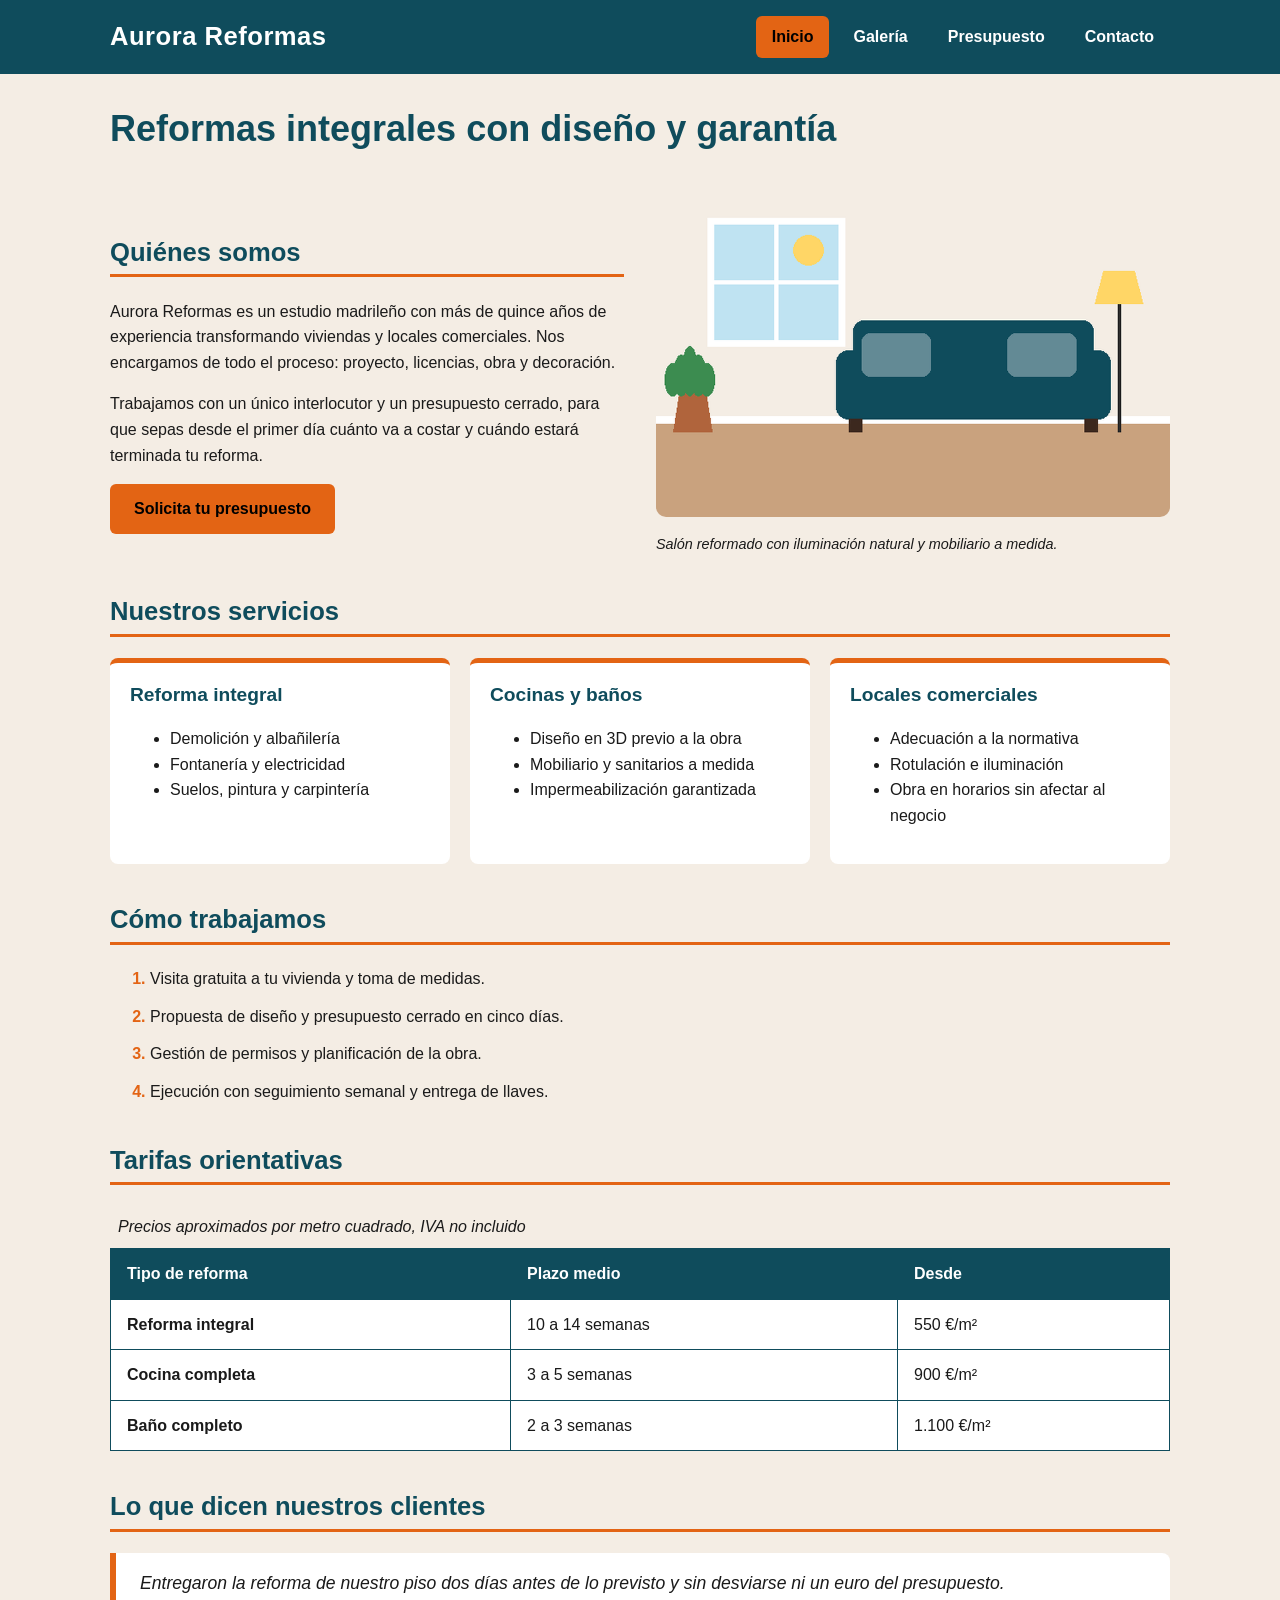
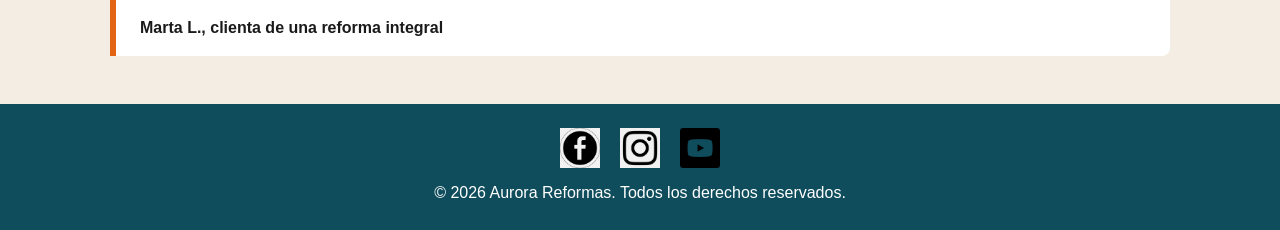
<file: index.html>
<!DOCTYPE html>
<html lang="es">
    <head>
        <meta charset="UTF-8">
        <meta name="viewport" content="width=device-width, initial-scale=1.0">
        <meta name="description" content="Aurora Reformas: reformas integrales de viviendas y locales con diseño, calidad y plazos cerrados.">
        <title>Aurora Reformas | Inicio</title>
        <!-- Icono del sitio (pestaña del navegador) -->
        <link rel="icon" href="favicon.ico" sizes="any">
        <!-- Hoja de estilos única del proyecto -->
        <link rel="stylesheet" href="css/estilos.css">
    </head>
    <body>
        <!-- Cabecera: nombre del sitio y navegación principal -->
        <header>
            <div class="cabecera">
                <a class="logo" href="index.html">Aurora Reformas</a>
                <nav aria-label="Navegación principal">
                    <ul>
                        <!-- aria-current marca la página activa y activa su estilo en el CSS -->
                        <li><a href="index.html" aria-current="page">Inicio</a></li>
                        <li><a href="views/galeria.html">Galería</a></li>
                        <li><a href="views/presupuesto.html">Presupuesto</a></li>
                        <li><a href="views/contacto.html">Contacto</a></li>
                    </ul>
                </nav>
            </div>
        </header>

        <!-- Contenido principal de la página de inicio -->
        <main>
            <h1>Reformas integrales con diseño y garantía</h1>

            <!-- Apartado 1: presentación del estudio (texto + imagen con pie) -->
            <section class="presentacion">
                <div>
                    <h2>Quiénes somos</h2>
                    <p>Aurora Reformas es un estudio madrileño con más de quince años de experiencia transformando viviendas y locales comerciales. Nos encargamos de todo el proceso: proyecto, licencias, obra y decoración.</p>
                    <p>Trabajamos con un único interlocutor y un presupuesto cerrado, para que sepas desde el primer día cuánto va a costar y cuándo estará terminada tu reforma.</p>
                    <a class="boton" href="views/presupuesto.html">Solicita tu presupuesto</a>
                </div>
                <figure>
                    <img src="assets/img/imagen1.png" alt="Ilustración de un salón de paredes crema con un sofá verde azulado junto a un ventanal" width="900" height="600">
                    <figcaption>Salón reformado con iluminación natural y mobiliario a medida.</figcaption>
                </figure>
            </section>

            <!-- Apartado 2: servicios (tarjetas con listas) -->
            <section>
                <h2>Nuestros servicios</h2>
                <div class="tarjetas">
                    <article class="tarjeta">
                        <h3>Reforma integral</h3>
                        <ul>
                            <li>Demolición y albañilería</li>
                            <li>Fontanería y electricidad</li>
                            <li>Suelos, pintura y carpintería</li>
                        </ul>
                    </article>
                    <article class="tarjeta">
                        <h3>Cocinas y baños</h3>
                        <ul>
                            <li>Diseño en 3D previo a la obra</li>
                            <li>Mobiliario y sanitarios a medida</li>
                            <li>Impermeabilización garantizada</li>
                        </ul>
                    </article>
                    <article class="tarjeta">
                        <h3>Locales comerciales</h3>
                        <ul>
                            <li>Adecuación a la normativa</li>
                            <li>Rotulación e iluminación</li>
                            <li>Obra en horarios sin afectar al negocio</li>
                        </ul>
                    </article>
                </div>
            </section>

            <!-- Apartado 3: proceso de trabajo (lista ordenada) -->
            <section>
                <h2>Cómo trabajamos</h2>
                <ol class="pasos">
                    <li>Visita gratuita a tu vivienda y toma de medidas.</li>
                    <li>Propuesta de diseño y presupuesto cerrado en cinco días.</li>
                    <li>Gestión de permisos y planificación de la obra.</li>
                    <li>Ejecución con seguimiento semanal y entrega de llaves.</li>
                </ol>
            </section>

            <!-- Apartado 4: tarifas orientativas (tabla de datos) -->
            <section>
                <h2>Tarifas orientativas</h2>
                <div class="contenedor-tabla">
                    <table>
                        <caption>Precios aproximados por metro cuadrado, IVA no incluido</caption>
                        <thead>
                            <tr>
                                <th scope="col">Tipo de reforma</th>
                                <th scope="col">Plazo medio</th>
                                <th scope="col">Desde</th>
                            </tr>
                        </thead>
                        <tbody>
                            <tr>
                                <th scope="row">Reforma integral</th>
                                <td>10 a 14 semanas</td>
                                <td>550 €/m²</td>
                            </tr>
                            <tr>
                                <th scope="row">Cocina completa</th>
                                <td>3 a 5 semanas</td>
                                <td>900 €/m²</td>
                            </tr>
                            <tr>
                                <th scope="row">Baño completo</th>
                                <td>2 a 3 semanas</td>
                                <td>1.100 €/m²</td>
                            </tr>
                        </tbody>
                    </table>
                </div>
            </section>

            <!-- Apartado 5: testimonio de cliente (cita) -->
            <section>
                <h2>Lo que dicen nuestros clientes</h2>
                <blockquote>
                    <p>Entregaron la reforma de nuestro piso dos días antes de lo previsto y sin desviarse ni un euro del presupuesto.</p>
                    <footer>Marta L., clienta de una reforma integral</footer>
                </blockquote>
            </section>
        </main>

        <!-- Pie de página: redes sociales y copyright -->
        <footer>
            <ul class="redes">
                <li>
                    <a href="https://www.facebook.com/" target="_blank" rel="noopener noreferrer">
                        <img src="assets/img/icono-facebook.png" alt="Perfil de Aurora Reformas en Facebook" width="64" height="64">
                    </a>
                </li>
                <li>
                    <a href="https://www.instagram.com/" target="_blank" rel="noopener noreferrer">
                        <img src="assets/img/icono-instagram.png" alt="Perfil de Aurora Reformas en Instagram" width="64" height="64">
                    </a>
                </li>
                <li>
                    <a href="https://www.youtube.com/" target="_blank" rel="noopener noreferrer">
                        <img src="assets/img/icono-youtube.png" alt="Canal de Aurora Reformas en YouTube" width="64" height="64">
                    </a>
                </li>
            </ul>
            <!-- Copyright 2026 Aurora Reformas. Todos los derechos reservados. -->
            <p>&copy; 2026 Aurora Reformas. Todos los derechos reservados.</p>
        </footer>
    </body>
</html>
</file>
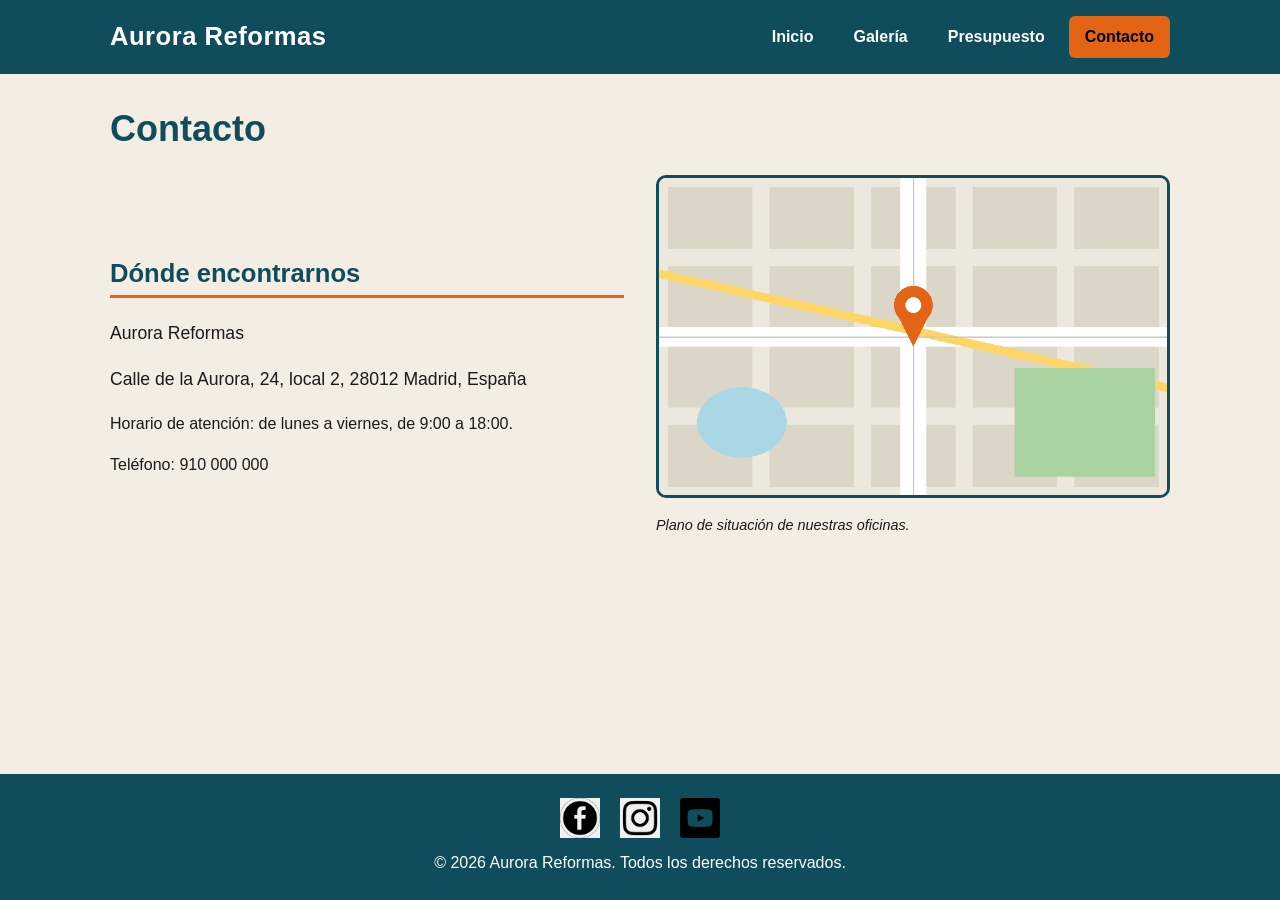
<file: views/contacto.html>
<!DOCTYPE html>
<html lang="es">
    <head>
        <meta charset="UTF-8">
        <meta name="viewport" content="width=device-width, initial-scale=1.0">
        <meta name="description" content="Dirección y datos de contacto de Aurora Reformas.">
        <title>Aurora Reformas | Contacto</title>
        <!-- Icono del sitio (pestaña del navegador) -->
        <link rel="icon" href="../favicon.ico" sizes="any">
        <!-- Hoja de estilos única del proyecto -->
        <link rel="stylesheet" href="../css/estilos.css">
    </head>
    <body>
        <!-- Cabecera: nombre del sitio y navegación principal -->
        <header>
            <div class="cabecera">
                <a class="logo" href="../index.html">Aurora Reformas</a>
                <nav aria-label="Navegación principal">
                    <ul>
                        <li><a href="../index.html">Inicio</a></li>
                        <li><a href="galeria.html">Galería</a></li>
                        <li><a href="presupuesto.html">Presupuesto</a></li>
                        <!-- aria-current marca la página activa y activa su estilo en el CSS -->
                        <li><a href="contacto.html" aria-current="page">Contacto</a></li>
                    </ul>
                </nav>
            </div>
        </header>

        <!-- Contenido principal: ubicación en texto junto a un mapa estático -->
        <main>
            <h1>Contacto</h1>

            <section class="contacto">
                <div>
                    <h2>Dónde encontrarnos</h2>
                    <address>
                        <p>Aurora Reformas</p>
                        <p>Calle de la Aurora, 24, local 2, 28012 Madrid, España</p>
                    </address>
                    <p>Horario de atención: de lunes a viernes, de 9:00 a 18:00.</p>
                    <p>Teléfono: 910 000 000</p>
                </div>
                <figure>
                    <img src="../assets/img/mapa-ubicacion.png" alt="Plano esquemático del barrio con un marcador naranja en la ubicación del estudio" width="800" height="500">
                    <figcaption>Plano de situación de nuestras oficinas.</figcaption>
                </figure>
            </section>
        </main>

        <!-- Pie de página: redes sociales y copyright -->
        <footer>
            <ul class="redes">
                <li>
                    <a href="https://www.facebook.com/" target="_blank" rel="noopener noreferrer">
                        <img src="../assets/img/icono-facebook.png" alt="Perfil de Aurora Reformas en Facebook" width="64" height="64">
                    </a>
                </li>
                <li>
                    <a href="https://www.instagram.com/" target="_blank" rel="noopener noreferrer">
                        <img src="../assets/img/icono-instagram.png" alt="Perfil de Aurora Reformas en Instagram" width="64" height="64">
                    </a>
                </li>
                <li>
                    <a href="https://www.youtube.com/" target="_blank" rel="noopener noreferrer">
                        <img src="../assets/img/icono-youtube.png" alt="Canal de Aurora Reformas en YouTube" width="64" height="64">
                    </a>
                </li>
            </ul>
            <!-- Copyright 2026 Aurora Reformas. Todos los derechos reservados. -->
            <p>&copy; 2026 Aurora Reformas. Todos los derechos reservados.</p>
        </footer>
    </body>
</html>
</file>
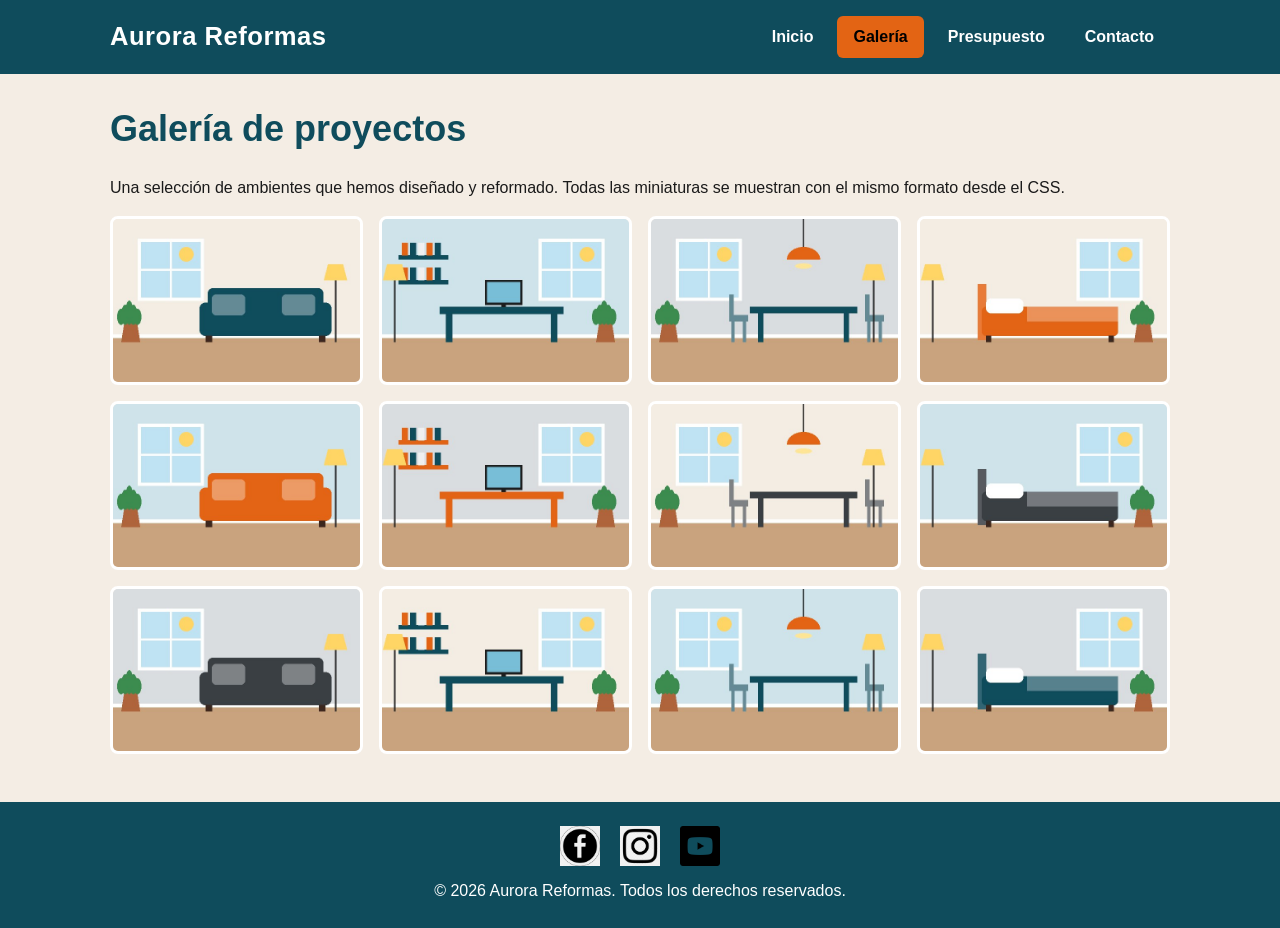
<file: views/galeria.html>
<!DOCTYPE html>
<html lang="es">
    <head>
        <meta charset="UTF-8">
        <meta name="viewport" content="width=device-width, initial-scale=1.0">
        <meta name="description" content="Galería de proyectos de Aurora Reformas: salones, estudios, comedores y dormitorios.">
        <title>Aurora Reformas | Galería</title>
        <!-- Icono del sitio (pestaña del navegador) -->
        <link rel="icon" href="../favicon.ico" sizes="any">
        <!-- Hoja de estilos única del proyecto -->
        <link rel="stylesheet" href="../css/estilos.css">
    </head>
    <body>
        <!-- Cabecera: nombre del sitio y navegación principal -->
        <header>
            <div class="cabecera">
                <a class="logo" href="../index.html">Aurora Reformas</a>
                <nav aria-label="Navegación principal">
                    <ul>
                        <li><a href="../index.html">Inicio</a></li>
                        <!-- aria-current marca la página activa y activa su estilo en el CSS -->
                        <li><a href="galeria.html" aria-current="page">Galería</a></li>
                        <li><a href="presupuesto.html">Presupuesto</a></li>
                        <li><a href="contacto.html">Contacto</a></li>
                    </ul>
                </nav>
            </div>
        </header>

        <!-- Contenido principal: cuadrícula de 12 miniaturas -->
        <main>
            <h1>Galería de proyectos</h1>
            <p>Una selección de ambientes que hemos diseñado y reformado. Todas las miniaturas se muestran con el mismo formato desde el CSS.</p>

            <!-- Las dimensiones width/height son las originales (600x400); el tamaño visual lo controla el CSS -->
            <ul class="galeria">
                <li><img src="../assets/img/proyecto-01.jpg" alt="Ilustración de un salón con paredes de color crema y un sofá en tono verde azulado" width="600" height="400"></li>
                <li><img src="../assets/img/proyecto-02.jpg" alt="Ilustración de un estudio con paredes de color azul pálido y un escritorio en tono verde azulado" width="600" height="400"></li>
                <li><img src="../assets/img/proyecto-03.jpg" alt="Ilustración de un comedor con paredes de color gris claro y una mesa de comedor en tono verde azulado" width="600" height="400"></li>
                <li><img src="../assets/img/proyecto-04.jpg" alt="Ilustración de un dormitorio con paredes de color crema y una cama en tono naranja" width="600" height="400"></li>
                <li><img src="../assets/img/proyecto-05.jpg" alt="Ilustración de un salón con paredes de color azul pálido y un sofá en tono naranja" width="600" height="400"></li>
                <li><img src="../assets/img/proyecto-06.jpg" alt="Ilustración de un estudio con paredes de color gris claro y un escritorio en tono naranja" width="600" height="400"></li>
                <li><img src="../assets/img/proyecto-07.jpg" alt="Ilustración de un comedor con paredes de color crema y una mesa de comedor en tono gris grafito" width="600" height="400"></li>
                <li><img src="../assets/img/proyecto-08.jpg" alt="Ilustración de un dormitorio con paredes de color azul pálido y una cama en tono gris grafito" width="600" height="400"></li>
                <li><img src="../assets/img/proyecto-09.jpg" alt="Ilustración de un salón con paredes de color gris claro y un sofá en tono gris grafito" width="600" height="400"></li>
                <li><img src="../assets/img/proyecto-10.jpg" alt="Ilustración de un estudio con paredes de color crema y un escritorio en tono verde azulado" width="600" height="400"></li>
                <li><img src="../assets/img/proyecto-11.jpg" alt="Ilustración de un comedor con paredes de color azul pálido y una mesa de comedor en tono verde azulado" width="600" height="400"></li>
                <li><img src="../assets/img/proyecto-12.jpg" alt="Ilustración de un dormitorio con paredes de color gris claro y una cama en tono verde azulado" width="600" height="400"></li>
            </ul>
        </main>

        <!-- Pie de página: redes sociales y copyright -->
        <footer>
            <ul class="redes">
                <li>
                    <a href="https://www.facebook.com/" target="_blank" rel="noopener noreferrer">
                        <img src="../assets/img/icono-facebook.png" alt="Perfil de Aurora Reformas en Facebook" width="64" height="64">
                    </a>
                </li>
                <li>
                    <a href="https://www.instagram.com/" target="_blank" rel="noopener noreferrer">
                        <img src="../assets/img/icono-instagram.png" alt="Perfil de Aurora Reformas en Instagram" width="64" height="64">
                    </a>
                </li>
                <li>
                    <a href="https://www.youtube.com/" target="_blank" rel="noopener noreferrer">
                        <img src="../assets/img/icono-youtube.png" alt="Canal de Aurora Reformas en YouTube" width="64" height="64">
                    </a>
                </li>
            </ul>
            <!-- Copyright 2026 Aurora Reformas. Todos los derechos reservados. -->
            <p>&copy; 2026 Aurora Reformas. Todos los derechos reservados.</p>
        </footer>
    </body>
</html>
</file>
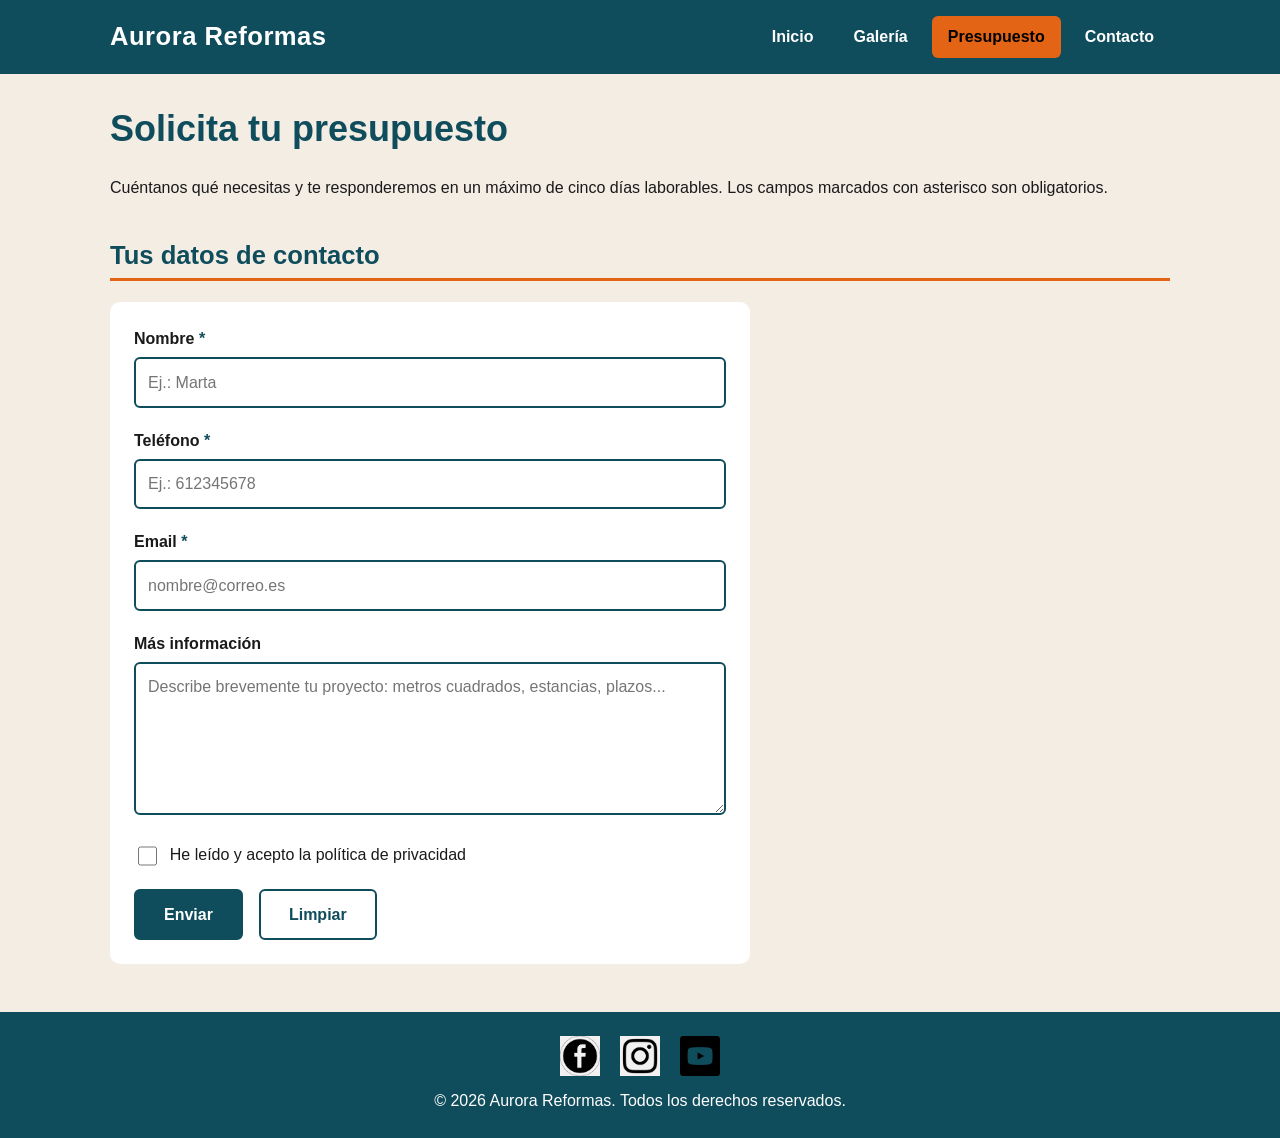
<file: views/presupuesto.html>
<!DOCTYPE html>
<html lang="es">
    <head>
        <meta charset="UTF-8">
        <meta name="viewport" content="width=device-width, initial-scale=1.0">
        <meta name="description" content="Solicita un presupuesto sin compromiso a Aurora Reformas.">
        <title>Aurora Reformas | Presupuesto</title>
        <!-- Icono del sitio (pestaña del navegador) -->
        <link rel="icon" href="../favicon.ico" sizes="any">
        <!-- Hoja de estilos única del proyecto -->
        <link rel="stylesheet" href="../css/estilos.css">
    </head>
    <body>
        <!-- Cabecera: nombre del sitio y navegación principal -->
        <header>
            <div class="cabecera">
                <a class="logo" href="../index.html">Aurora Reformas</a>
                <nav aria-label="Navegación principal">
                    <ul>
                        <li><a href="../index.html">Inicio</a></li>
                        <li><a href="galeria.html">Galería</a></li>
                        <!-- aria-current marca la página activa y activa su estilo en el CSS -->
                        <li><a href="presupuesto.html" aria-current="page">Presupuesto</a></li>
                        <li><a href="contacto.html">Contacto</a></li>
                    </ul>
                </nav>
            </div>
        </header>

        <!-- Contenido principal: formulario único de solicitud de presupuesto -->
        <main>
            <h1>Solicita tu presupuesto</h1>
            <p>Cuéntanos qué necesitas y te responderemos en un máximo de cinco días laborables. Los campos marcados con asterisco son obligatorios.</p>

            <section aria-labelledby="titulo-formulario">
                <h2 id="titulo-formulario">Tus datos de contacto</h2>

                <!-- Método GET para que el envío funcione también en un hosting estático como GitHub Pages -->
                <form class="formulario" action="presupuesto.html" method="get">
                    <!-- Nombre: obligatorio, entre 3 y 20 letras -->
                    <div class="campo">
                        <label class="obligatorio" for="nombre">Nombre</label>
                        <input type="text" id="nombre" name="nombre" required minlength="3" maxlength="20" pattern="[A-Za-zÁÉÍÓÚÜáéíóúüÑñ]{3,20}" autocomplete="given-name" placeholder="Ej.: Marta" title="Introduce entre 3 y 20 letras, sin números ni espacios">
                    </div>

                    <!-- Teléfono: obligatorio, exactamente 9 dígitos -->
                    <div class="campo">
                        <label class="obligatorio" for="telefono">Teléfono</label>
                        <input type="tel" id="telefono" name="telefono" required maxlength="9" pattern="[0-9]{9}" inputmode="numeric" autocomplete="tel" placeholder="Ej.: 612345678" title="Introduce 9 dígitos, sin espacios ni prefijo">
                    </div>

                    <!-- Email: obligatorio, formato de correo válido -->
                    <div class="campo">
                        <label class="obligatorio" for="email">Email</label>
                        <input type="email" id="email" name="email" required autocomplete="email" placeholder="nombre@correo.es" title="Introduce un correo electrónico válido, por ejemplo nombre@correo.es">
                    </div>

                    <!-- Más información: opcional -->
                    <div class="campo">
                        <label for="informacion">Más información</label>
                        <textarea id="informacion" name="informacion" rows="5" maxlength="500" placeholder="Describe brevemente tu proyecto: metros cuadrados, estancias, plazos..." title="Campo opcional para detallar tu proyecto"></textarea>
                    </div>

                    <!-- Política de privacidad: casilla obligatoria -->
                    <div class="campo campo-check">
                        <input type="checkbox" id="privacidad" name="privacidad" required>
                        <label for="privacidad">He leído y acepto la política de privacidad</label>
                    </div>

                    <!-- Botones de envío y limpieza -->
                    <div class="botones">
                        <button type="submit">Enviar</button>
                        <button type="reset">Limpiar</button>
                    </div>
                </form>
            </section>
        </main>

        <!-- Pie de página: redes sociales y copyright -->
        <footer>
            <ul class="redes">
                <li>
                    <a href="https://www.facebook.com/" target="_blank" rel="noopener noreferrer">
                        <img src="../assets/img/icono-facebook.png" alt="Perfil de Aurora Reformas en Facebook" width="64" height="64">
                    </a>
                </li>
                <li>
                    <a href="https://www.instagram.com/" target="_blank" rel="noopener noreferrer">
                        <img src="../assets/img/icono-instagram.png" alt="Perfil de Aurora Reformas en Instagram" width="64" height="64">
                    </a>
                </li>
                <li>
                    <a href="https://www.youtube.com/" target="_blank" rel="noopener noreferrer">
                        <img src="../assets/img/icono-youtube.png" alt="Canal de Aurora Reformas en YouTube" width="64" height="64">
                    </a>
                </li>
            </ul>
            <!-- Copyright 2026 Aurora Reformas. Todos los derechos reservados. -->
            <p>&copy; 2026 Aurora Reformas. Todos los derechos reservados.</p>
        </footer>
    </body>
</html>
</file>
<file: css/estilos.css>
/* ==========================================================
   estilos.css
   Hoja de estilos única del sitio web de Aurora Reformas.
   Índice:
   1. Variables de color
   2. Reinicio y estilos base
   3. Layout general (header, main, footer)
   4. Navegación
   5. Componentes de la página de inicio
   6. Galería
   7. Formulario de presupuesto
   8. Página de contacto
   9. Diseño responsive (media queries)
   ========================================================== */


/* ---------- 1. Variables de color ----------
   Paleta: color principal + su complementario + un neutro,
   además del blanco y el negro. */
:root {
    --color-principal: #0F4C5C;       /* azul petróleo */
    --color-complementario: #E36414;  /* naranja */
    --color-neutro: #F4EDE4;          /* crema de fondo */
    --color-blanco: #FFFFFF;
    --color-negro: #000000;
    --color-texto: #1A1A1A;
}


/* ---------- 2. Reinicio y estilos base ---------- */
* {
    box-sizing: border-box;
}

body {
    margin: 0;
    min-height: 100vh;
    /* Columna flexible: permite que el footer quede siempre al pie */
    display: flex;
    flex-direction: column;
    font-family: "Segoe UI", Roboto, Helvetica, Arial, sans-serif;
    font-size: 1rem;
    line-height: 1.6;
    color: var(--color-texto);
    background-color: var(--color-neutro);
}

h1,
h2,
h3 {
    color: var(--color-principal);
    line-height: 1.25;
}

h1 {
    margin-top: 0;
    font-size: 2.25rem;
}

h2 {
    margin-top: 2.5rem;
    font-size: 1.6rem;
    border-bottom: 3px solid var(--color-complementario);
    padding-bottom: 0.35rem;
}

h3 {
    font-size: 1.2rem;
}

a {
    color: var(--color-principal);
}

a:hover {
    color: var(--color-complementario);
}

/* Foco visible para navegación con teclado */
a:focus-visible,
button:focus-visible,
input:focus-visible,
textarea:focus-visible {
    outline: 3px solid var(--color-complementario);
    outline-offset: 2px;
}

img {
    max-width: 100%;
    height: auto;
}


/* ---------- 3. Layout general ---------- */
header {
    background-color: var(--color-principal);
    color: var(--color-blanco);
}

.cabecera {
    display: flex;
    flex-wrap: wrap;
    align-items: center;
    justify-content: space-between;
    gap: 1rem;
    max-width: 1100px;
    margin: 0 auto;
    padding: 1rem 1.25rem;
}

.logo {
    color: var(--color-blanco);
    font-size: 1.6rem;
    font-weight: 700;
    text-decoration: none;
    letter-spacing: 0.5px;
}

.logo:hover {
    color: var(--color-blanco);
}

/* main ocupa todo el espacio libre y empuja al footer hacia abajo */
main {
    flex: 1;
    width: 100%;
    max-width: 1100px;
    margin: 0 auto;
    padding: 2rem 1.25rem 3rem;
}

footer {
    background-color: var(--color-principal);
    color: var(--color-blanco);
    text-align: center;
    padding: 1.5rem 1.25rem;
}

footer p {
    margin: 0.75rem 0 0;
}

.redes {
    display: flex;
    justify-content: center;
    gap: 1.25rem;
    margin: 0;
    padding: 0;
    list-style: none;
}

.redes img {
    display: block;
    width: 40px;
    height: 40px;
}

.redes a:hover img,
.redes a:focus-visible img {
    transform: scale(1.12);
}


/* ---------- 4. Navegación ---------- */
nav ul {
    display: flex;
    flex-wrap: wrap;
    gap: 0.5rem;
    margin: 0;
    padding: 0;
    list-style: none;
}

nav a {
    display: block;
    padding: 0.5rem 1rem;
    border-radius: 6px;
    color: var(--color-blanco);
    font-weight: 600;
    text-decoration: none;
}

nav a:hover {
    background-color: rgba(255, 255, 255, 0.2);
    color: var(--color-blanco);
}

/* Resalta la página en la que se encuentra el usuario */
nav a[aria-current="page"] {
    background-color: var(--color-complementario);
    color: var(--color-negro);
}


/* ---------- 5. Componentes de la página de inicio ---------- */
.presentacion {
    display: grid;
    grid-template-columns: 1fr 1fr;
    gap: 2rem;
    align-items: center;
}

.presentacion figure {
    margin: 0;
}

.presentacion img {
    border-radius: 10px;
}

figcaption {
    margin-top: 0.5rem;
    font-size: 0.9rem;
    font-style: italic;
}

.boton {
    display: inline-block;
    padding: 0.75rem 1.5rem;
    border-radius: 6px;
    background-color: var(--color-complementario);
    color: var(--color-negro);
    font-weight: 700;
    text-decoration: none;
}

.boton:hover {
    background-color: var(--color-principal);
    color: var(--color-blanco);
}

.tarjetas {
    display: grid;
    grid-template-columns: repeat(auto-fit, minmax(250px, 1fr));
    gap: 1.25rem;
}

.tarjeta {
    padding: 1.25rem;
    background-color: var(--color-blanco);
    border-top: 5px solid var(--color-complementario);
    border-radius: 8px;
}

.tarjeta h3 {
    margin-top: 0;
}

.pasos li {
    margin-bottom: 0.75rem;
}

.pasos li::marker {
    color: var(--color-complementario);
    font-weight: 700;
}

.contenedor-tabla {
    overflow-x: auto;
}

table {
    width: 100%;
    border-collapse: collapse;
    background-color: var(--color-blanco);
}

caption {
    padding: 0.5rem;
    text-align: left;
    font-style: italic;
}

th,
td {
    padding: 0.75rem 1rem;
    border: 1px solid var(--color-principal);
    text-align: left;
}

thead th {
    background-color: var(--color-principal);
    color: var(--color-blanco);
}

blockquote {
    margin: 0;
    padding: 1rem 1.5rem;
    background-color: var(--color-blanco);
    border-left: 6px solid var(--color-complementario);
    border-radius: 0 8px 8px 0;
}

blockquote p {
    margin-top: 0;
    font-size: 1.1rem;
    font-style: italic;
}

blockquote footer {
    padding: 0;
    background: none;
    color: var(--color-texto);
    text-align: left;
    font-weight: 600;
}


/* ---------- 6. Galería ---------- */
.galeria {
    display: grid;
    grid-template-columns: repeat(4, 1fr);
    gap: 1rem;
    margin: 0;
    padding: 0;
    list-style: none;
}

/* Todas las miniaturas comparten formato y tamaño visual (3:2) */
.galeria img {
    display: block;
    width: 100%;
    height: auto;
    aspect-ratio: 3 / 2;
    object-fit: cover;
    border: 3px solid var(--color-blanco);
    border-radius: 8px;
}

.galeria img:hover {
    border-color: var(--color-complementario);
}


/* ---------- 7. Formulario de presupuesto ---------- */
.formulario {
    max-width: 640px;
    padding: 1.5rem;
    background-color: var(--color-blanco);
    border-radius: 10px;
}

.campo {
    margin-bottom: 1.25rem;
}

.campo label {
    display: block;
    margin-bottom: 0.35rem;
    font-weight: 600;
}

/* Asterisco en las etiquetas de campos obligatorios */
.obligatorio::after {
    content: " *";
    color: var(--color-principal);
}

.campo input[type="text"],
.campo input[type="tel"],
.campo input[type="email"],
.campo textarea {
    width: 100%;
    padding: 0.65rem 0.75rem;
    border: 2px solid var(--color-principal);
    border-radius: 6px;
    font: inherit;
    color: var(--color-texto);
    background-color: var(--color-blanco);
}

.campo textarea {
    resize: vertical;
}

/* Campo con contenido no válido: borde discontinuo naranja */
.campo input:not(:placeholder-shown):invalid {
    border-color: var(--color-complementario);
    border-style: dashed;
}

.campo-check {
    display: flex;
    align-items: flex-start;
    gap: 0.6rem;
}

.campo-check input {
    width: 1.2rem;
    height: 1.2rem;
    margin-top: 0.25rem;
    accent-color: var(--color-principal);
}

.campo-check label {
    margin: 0;
    font-weight: 400;
}

.botones {
    display: flex;
    flex-wrap: wrap;
    gap: 1rem;
}

button {
    padding: 0.7rem 1.75rem;
    border: 2px solid var(--color-principal);
    border-radius: 6px;
    font: inherit;
    font-weight: 700;
    cursor: pointer;
}

button[type="submit"] {
    background-color: var(--color-principal);
    color: var(--color-blanco);
}

button[type="reset"] {
    background-color: var(--color-blanco);
    color: var(--color-principal);
}

button:hover {
    background-color: var(--color-complementario);
    border-color: var(--color-complementario);
    color: var(--color-negro);
}


/* ---------- 8. Página de contacto ---------- */
.contacto {
    display: grid;
    grid-template-columns: 1fr 1fr;
    gap: 2rem;
    align-items: center;
}

.contacto figure {
    margin: 0;
}

.contacto img {
    border: 3px solid var(--color-principal);
    border-radius: 10px;
}

address {
    font-style: normal;
    font-size: 1.1rem;
}


/* ---------- 9. Diseño responsive ---------- */
@media (max-width: 992px) {
    .galeria {
        grid-template-columns: repeat(3, 1fr);
    }
}

@media (max-width: 768px) {
    h1 {
        font-size: 1.8rem;
    }

    .cabecera {
        flex-direction: column;
        text-align: center;
    }

    nav ul {
        justify-content: center;
    }

    .presentacion,
    .contacto {
        grid-template-columns: 1fr;
    }

    .galeria {
        grid-template-columns: repeat(2, 1fr);
    }
}

@media (max-width: 480px) {
    .galeria {
        grid-template-columns: 1fr;
    }

    button {
        width: 100%;
    }
}
</file>
